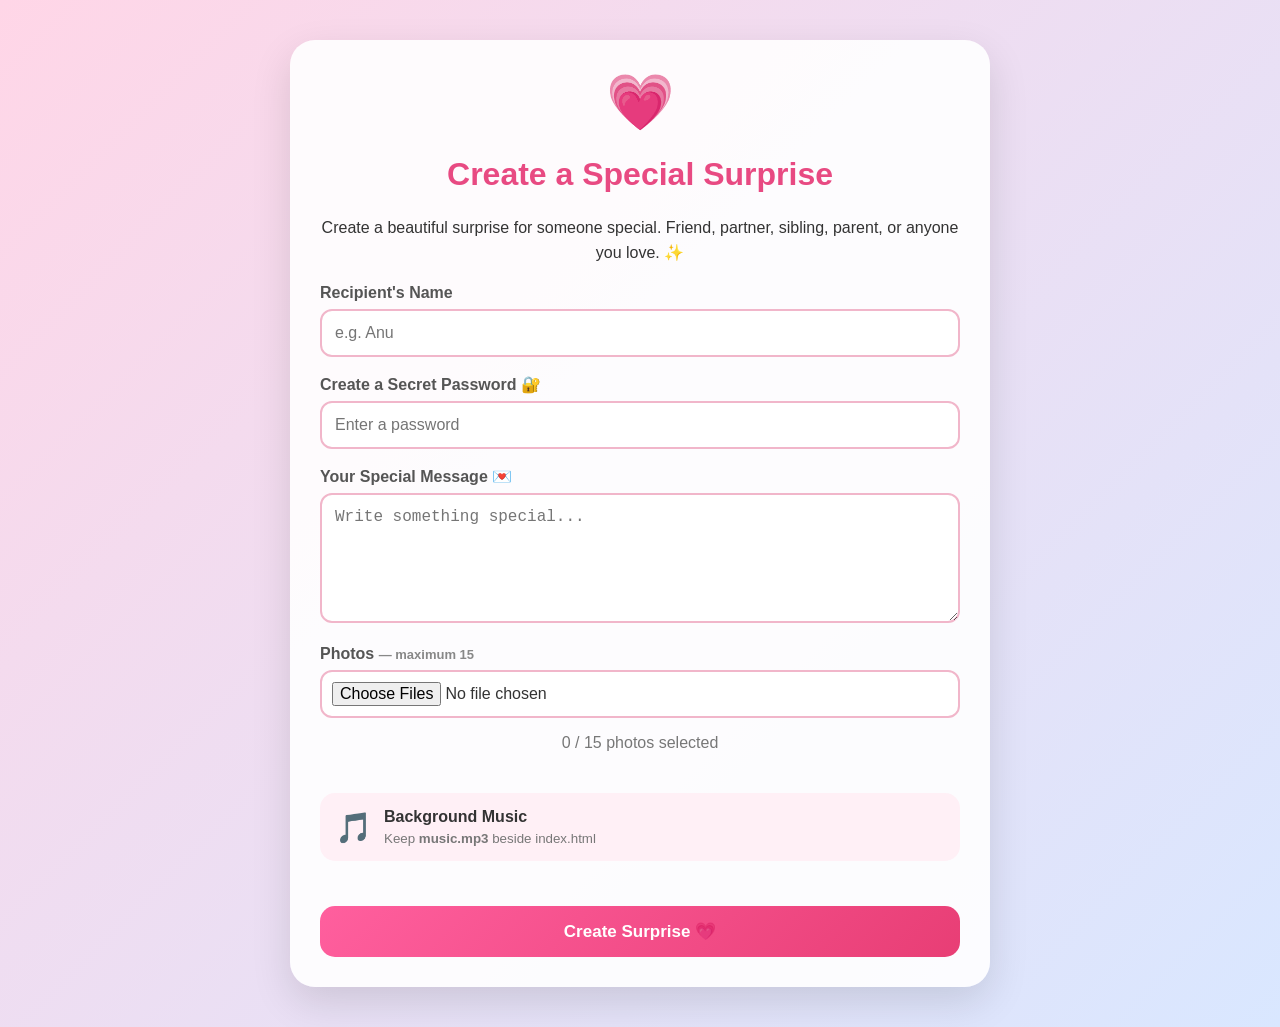
<file: index.html>
<!DOCTYPE html>
<html lang="en">
<head>
  <meta charset="UTF-8">

  <meta
    name="viewport"
    content="width=device-width, initial-scale=1.0"
  >

  <title>Special Surprise 💗</title>

  <link
    rel="stylesheet"
    href="style.css"
  >
</head>

<body>

  <!-- =========================================
       CREATE PAGE
  ========================================== -->

  <main
    id="creator"
    class="page"
  >

    <div class="heart">💗</div>

    <h1>
      Create a Special Surprise
    </h1>

    <p class="intro">
      Create a beautiful surprise for someone special.
      Friend, partner, sibling, parent, or anyone you love. ✨
    </p>


    <!-- NAME -->

    <label for="name">
      Recipient's Name
    </label>

    <input
      id="name"
      type="text"
      placeholder="e.g. Anu"
      autocomplete="off"
    >


    <!-- PASSWORD -->

    <label for="pass">
      Create a Secret Password 🔐
    </label>

    <input
      id="pass"
      type="password"
      placeholder="Enter a password"
      autocomplete="new-password"
    >


    <!-- MESSAGE -->

    <label for="wish">
      Your Special Message 💌
    </label>

    <textarea
      id="wish"
      placeholder="Write something special..."
    ></textarea>


    <!-- PHOTOS -->

    <label for="files">
      Photos
      <span class="small">
        — maximum 15
      </span>
    </label>

    <input
      id="files"
      type="file"
      accept="image/*"
      multiple
    >

    <p
      id="photoCount"
      class="photo-count"
    >
      0 / 15 photos selected
    </p>

    <div
      id="thumbs"
      class="thumbs"
    ></div>


    <!-- MUSIC INFO -->

    <div class="music-info">

      <div class="music-icon">
        🎵
      </div>

      <div>
        <strong>
          Background Music
        </strong>

        <small>
          Keep <b>music.mp3</b> beside index.html
        </small>
      </div>

    </div>


    <!-- CREATE -->

    <button
      id="create"
      class="main-button"
      type="button"
    >
      Create Surprise 💗
    </button>


    <!-- RESULT -->

    <section
      id="result"
      class="result hidden"
    >

      <h2>
        Your Surprise Link 💌
      </h2>

      <p>
        Copy this link and send it to them.
      </p>

      <input
        id="link"
        type="text"
        readonly
      >

      <button
        id="copy"
        class="main-button"
        type="button"
      >
        Copy Surprise Link ❤️
      </button>

    </section>

  </main>


  <!-- =========================================
       PASSWORD PAGE
  ========================================== -->

  <main
    id="locked"
    class="page hidden"
  >

    <div class="lock-icon">
      🔐
    </div>

    <h1>
      A Special Surprise 💗
    </h1>

    <p>
      This surprise is specially made for
    </p>

    <h2 id="lockedName">
      Someone Special
    </h2>

    <label for="unlock">
      Enter Secret Password
    </label>

    <input
      id="unlock"
      type="password"
      placeholder="Enter password"
      autocomplete="off"
    >

    <button
      id="open"
      class="main-button"
      type="button"
    >
      Open Surprise 💖
    </button>

    <p
      id="wrong"
      class="wrong"
    ></p>

  </main>


  <!-- =========================================
       SURPRISE PAGE
  ========================================== -->

  <main
    id="surprise"
    class="surprise hidden"
  >

    <div class="surprise-header">

      <div class="big-heart">
        💕
      </div>

      <h1>
        Happy Birthday,
        <span id="sname">
          You
        </span>! 🎂
      </h1>

      <p id="swish"></p>

    </div>


    <!-- MUSIC -->

    <div class="music-box">

      <button
        id="musicBtn"
        type="button"
      >
        🎵 Play Music
      </button>

      <p id="musicStatus">
        Tap the button if music doesn't start.
      </p>

    </div>


    <!-- VERTICAL GALLERY -->

    <section
      id="gallery"
      class="gallery"
    ></section>


    <div class="ending">
      Made with ❤️ just for you
    </div>

  </main>


  <!-- =========================================
       AUDIO
  ========================================== -->

  <audio
    id="bgMusic"
    loop
    preload="auto"
    playsinline
  >

    <source
      src="./music.mp3.mpeg"
      type="audio/mpeg"
    >

    Your browser does not support audio.

  </audio>


  <!-- =========================================
       SCRIPT
  ========================================== -->

  <script src="./script.js?v=2"></script>

</body>
</html>
</file>
<file: style.css>
* {
  box-sizing: border-box;
}

html {
  scroll-behavior: smooth;
}

body {
  margin: 0;
  min-height: 100vh;
  font-family: Arial, sans-serif;
  background: linear-gradient(135deg, #ffd6e7, #d9e7ff);
  color: #333;
}

/* IMPORTANT */
.hidden {
  display: none !important;
}


/* =========================
   COMMON PAGE
========================= */

.page {
  width: min(92%, 700px);
  margin: 40px auto;
  padding: 30px;
  background: rgba(255, 255, 255, 0.9);
  border-radius: 25px;
  box-shadow: 0 15px 40px rgba(0,0,0,0.12);
}

.heart,
.lock-icon,
.big-heart {
  text-align: center;
  font-size: 55px;
}

h1 {
  text-align: center;
  color: #e84a82;
}

h2 {
  color: #e84a82;
}

.intro {
  text-align: center;
  line-height: 1.6;
}


/* =========================
   FORM
========================= */

label {
  display: block;
  margin-top: 18px;
  margin-bottom: 7px;
  font-weight: bold;
  color: #555;
}

input,
textarea {
  width: 100%;
  padding: 13px;
  border: 2px solid #f1b6ca;
  border-radius: 12px;
  font-size: 16px;
  background: white;
  outline: none;
}

input:focus,
textarea:focus {
  border-color: #e84a82;
}

textarea {
  min-height: 130px;
  resize: vertical;
}

input[type="file"] {
  padding: 10px;
}


/* =========================
   PHOTO INFO
========================= */

.small {
  font-size: 13px;
  color: #888;
}

.photo-count {
  text-align: center;
  color: #777;
}

.thumbs {
  display: grid;
  grid-template-columns: repeat(4, 1fr);
  gap: 10px;
  margin-top: 15px;
}

.thumbs img {
  width: 100%;
  height: 100px;
  object-fit: cover;
  border-radius: 12px;
}


/* =========================
   MUSIC
========================= */

.music-info {
  display: flex;
  align-items: center;
  gap: 12px;
  margin: 25px 0;
  padding: 15px;
  border-radius: 15px;
  background: #fff0f6;
}

.music-icon {
  font-size: 30px;
}

.music-info small {
  display: block;
  margin-top: 5px;
  color: #777;
}


/* =========================
   BUTTON
========================= */

.main-button {
  width: 100%;
  margin-top: 20px;
  padding: 15px;
  border: none;
  border-radius: 15px;
  background: linear-gradient(135deg, #ff5f9e, #e83e75);
  color: white;
  font-size: 17px;
  font-weight: bold;
  cursor: pointer;
}

.main-button:hover {
  opacity: 0.9;
}

.main-button:disabled {
  opacity: 0.6;
  cursor: not-allowed;
}


/* =========================
   RESULT
========================= */

.result {
  margin-top: 30px;
  padding: 25px;
  border-radius: 20px;
  background: #fff0f6;
  text-align: center;
}

.result input {
  margin-top: 10px;
}


/* =========================
   LOCK PAGE
========================= */

#locked {
  text-align: center;
}

#locked input {
  margin-top: 10px;
}

.wrong {
  color: #e53935;
  font-weight: bold;
}


/* =========================
   SURPRISE PAGE
========================= */

.surprise {
  width: min(94%, 850px);
  margin: 30px auto;
  padding: 20px;
}

.surprise-header {
  text-align: center;
  padding: 30px;
}

.surprise-header h1 {
  font-size: 38px;
}

#swish {
  font-size: 20px;
  line-height: 1.7;
  white-space: pre-wrap;
}


/* =========================
   MUSIC BOX
========================= */

.music-box {
  text-align: center;
  margin: 20px auto 35px;
}

.music-box button {
  padding: 13px 25px;
  border: none;
  border-radius: 20px;
  background: #e84a82;
  color: white;
  font-size: 16px;
  cursor: pointer;
}

#musicStatus {
  color: #777;
}


/* =========================
   GALLERY
========================= */

.gallery {
  display: flex;
  flex-direction: column;
  gap: 30px;
  align-items: center;
}

.photo-card {
  width: min(100%, 650px);
  padding: 10px;
  background: white;
  border-radius: 18px;
  box-shadow: 0 15px 35px rgba(0,0,0,0.15);
  transform: rotate(var(--rotation));
}

.photo-card img {
  width: 100%;
  display: block;
  border-radius: 12px;
}


/* =========================
   ENDING
========================= */

.ending {
  text-align: center;
  margin: 50px 0 30px;
  color: #e84a82;
  font-size: 18px;
  font-weight: bold;
}


/* =========================
   MOBILE
========================= */

@media (max-width: 600px) {

  .page {
    width: 94%;
    margin: 20px auto;
    padding: 20px;
  }

  h1 {
    font-size: 28px;
  }

  .thumbs {
    grid-template-columns: repeat(3, 1fr);
  }

  .thumbs img {
    height: 80px;
  }

  .surprise-header h1 {
    font-size: 30px;
  }

}
</file>
